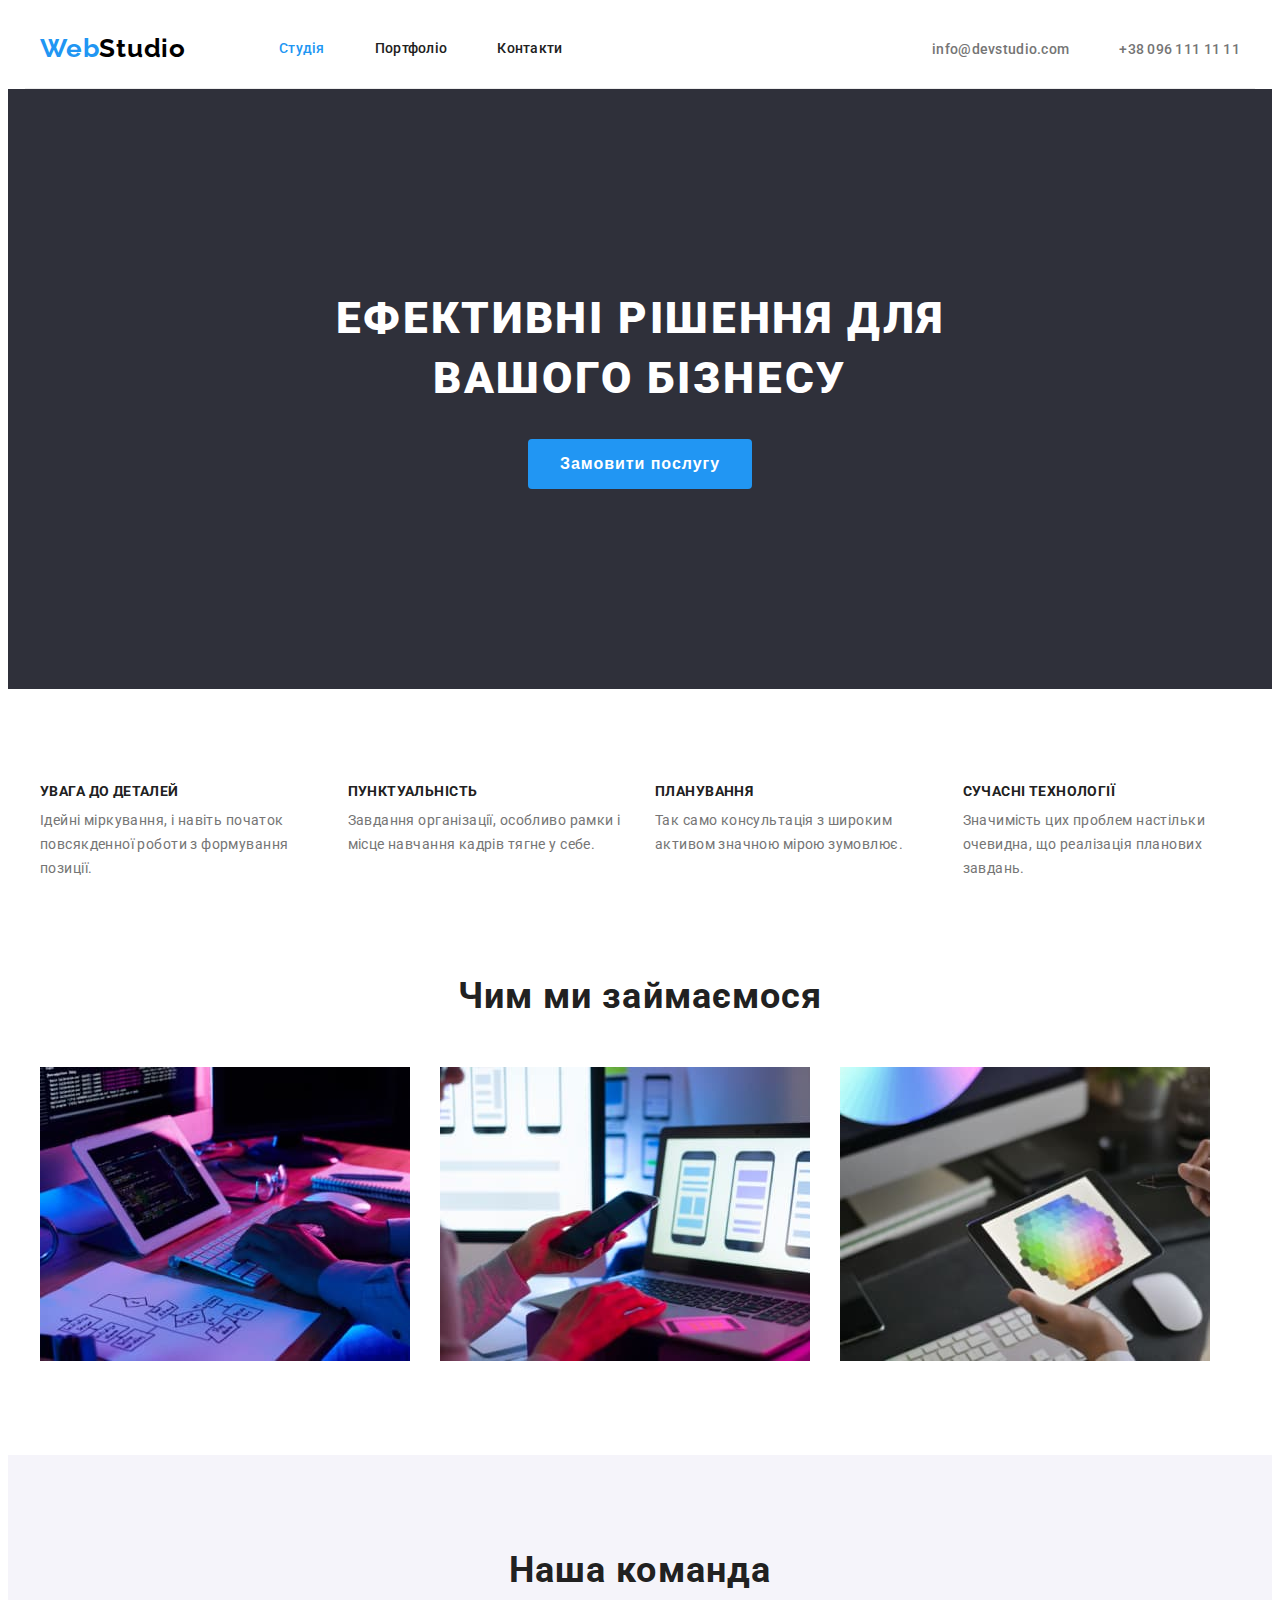
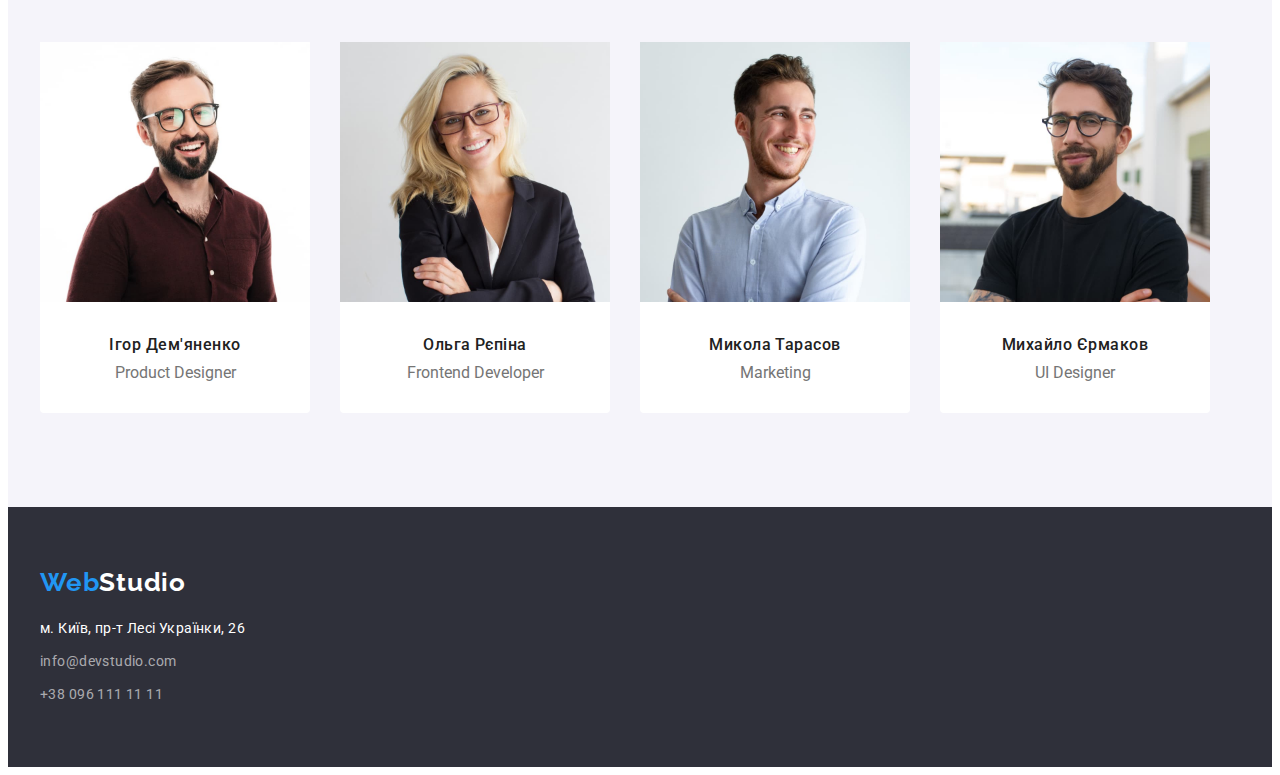
<file: index.html>
<!DOCTYPE html>
<html lang="uk">
  <head>
    <meta charset="UTF-8" />
    <meta http-equiv="X-UA-Compatible" content="IE=edge" />
    <meta name="viewport" content="width=device-width, initial-scale=1.0" />
    <link rel="preconnect" href="https://fonts.googleapis.com" />
    <link rel="preconnect" href="https://fonts.gstatic.com" crossorigin />
    <link
      href="https://fonts.googleapis.com/css2?family=Raleway:wght@700&family=Roboto:wght@400;500;700;900&display=swap"
      rel="stylesheet"
    />
    <link
      rel="stylesheet"
      href="https://cdnjs.cloudflare.com/ajax/libs/modern-normalize/1.1.0/modern-normalize.min.css"
      integrity="sha512-wpPYUAdjBVSE4KJnH1VR1HeZfpl1ub8YT/NKx4PuQ5NmX2tKuGu6U/JRp5y+Y8XG2tV+wKQpNHVUX03MfMFn9Q=="
      crossorigin="anonymous"
      referrerpolicy="no-referrer"
    />
    <link rel="stylesheet" href="./css/styles.css" />
    <title>WebStudio</title>
  </head>

  <body class="page">
    <header>
      <div class="container header-section">
        <nav class="nav">
          <a class="logo" href="./index.html"
            ><span class="logo-primary">Web</span>Studio</a
          >
          <ul class="nav-list list">
            <li class="item">
              <a class="nav-link current" href="./index.html">Студія</a>
            </li>
            <li class="item">
              <a class="nav-link" href="./portfolio.html">Портфоліо</a>
            </li>
            <li class="item"><a class="nav-link" href="#">Контакти</a></li>
          </ul>
        </nav>
        <ul class="contact list">
          <li class="contact-item">
            <a class="link" href="mailto:info@devstudio.com"
              >info@devstudio.com</a
            >
          </li>
          <li class="contact-item">
            <a class="link" href="tel:+380961111111">+38 096 111 11 11</a>
          </li>
        </ul>
      </div>
    </header>
    <main>
      <section class="service section">
        <div class="container">
          <h1 class="title">Ефективні рішення для вашого бізнесу</h1>
          <button class="service-btn" type="button">Замовити послугу</button>
        </div>
      </section>
      <section class="advantages section">
        <div class="container">
          <h2 class="visually-hidden">Наші особливості</h2>
          <ul class="advantages-list list">
            <li class="advantages-item">
              <h3 class="title">Увага до деталей</h3>
              <p class="text">
                Ідейні міркування, і навіть початок повсякденної роботи з
                формування позиції.
              </p>
            </li>
            <li class="advantages-item">
              <h3 class="title">Пунктуальність</h3>
              <p class="text">
                Завдання організації, особливо рамки і місце навчання кадрів
                тягне у себе.
              </p>
            </li>
            <li class="advantages-item">
              <h3 class="title">Планування</h3>
              <p class="text">
                Так само консультація з широким активом значною мірою зумовлює.
              </p>
            </li>
            <li class="advantages-item">
              <h3 class="title">Сучасні технології</h3>
              <p class="text">
                Значимість цих проблем настільки очевидна, що реалізація
                планових завдань.
              </p>
            </li>
          </ul>
        </div>
      </section>
      <section class="stages section">
        <div class="container">
          <h2 class="section-title">Чим ми займаємося</h2>
          <ul class="stage-list list">
            <li class="item">
              <img
                class="img"
                src="images/plan.jpg"
                alt="Створення початкової ідеї"
                width="370"
              />
            </li>
            <li class="item">
              <img
                class="img"
                src="images/design.jpg"
                alt="Створення декількох макетів"
                width="370"
              />
            </li>
            <li class="item">
              <img
                class="img"
                src="images/colorpicker.jpg"
                alt="Підбір кольорів"
                width="370"
              />
            </li>
          </ul>
        </div>
      </section>
      <section class="team section">
        <div class="container">
          <h2 class="section-title">Наша команда</h2>

          <ul class="team-list list">
            <li class="item">
              <img
                src="images/productDesigner.jpg"
                alt="Ігор Дем'яненко: Product Designer"
                width="270"
              />
              <div class="team-block">
                <h3 class="team-title">Ігор Дем'яненко</h3>
                <p class="team-desc" lang="en">Product Designer</p>
              </div>
            </li>
            <li class="item">
              <img
                src="images/fDev.jpg"
                alt="Ольга Рєпіна: Frontend Developer"
                width="270"
              />
              <div class="team-block">
                <h3 class="team-title">Ольга Рєпіна</h3>
                <p class="team-desc" lang="en">Frontend Developer</p>
              </div>
            </li>
            <li class="item">
              <img
                src="images/marketing.jpg"
                alt="Микола Тарасов: Marketing"
                width="270"
              />
              <div class="team-block">
                <h3 class="team-title">Микола Тарасов</h3>
                <p class="team-desc" lang="en">Marketing</p>
              </div>
            </li>
            <li class="item">
              <img
                src="images/uiDesigner.jpg"
                alt="Михайло Єрмаков: UI Designer"
                width="270"
              />
              <div class="team-block">
                <h3 class="team-title">Михайло Єрмаков</h3>
                <p class="team-desc" lang="en">UI Designer</p>
              </div>
            </li>
          </ul>
        </div>
      </section>
    </main>
    <footer class="footer">
      <div class="container">
        <a class="logo" href="./index.html"
          ><span class="logo-primary">Web</span
          ><span class="logo-secondary">Studio</span></a
        >
        <address>
          <ul class="address-info list">
            <li class="item">
              <a
                class="link address-design"
                href="https://goo.gl/maps/CPtrU1FHBa2aNyZL9"
                target="_blank"
                rel="noopener noreferrer nofollow"
                >м. Київ, пр-т Лесі Українки, 26</a
              >
            </li>
            <li class="item">
              <a class="link link-hover" href="mailto:info@devstudio.com"
                >info@devstudio.com</a
              >
            </li>
            <li class="item">
              <a class="link link-hover" href="tel:+380961111111"
                >+38 096 111 11 11</a
              >
            </li>
          </ul>
        </address>
      </div>
    </footer>
  </body>
</html>
</file>
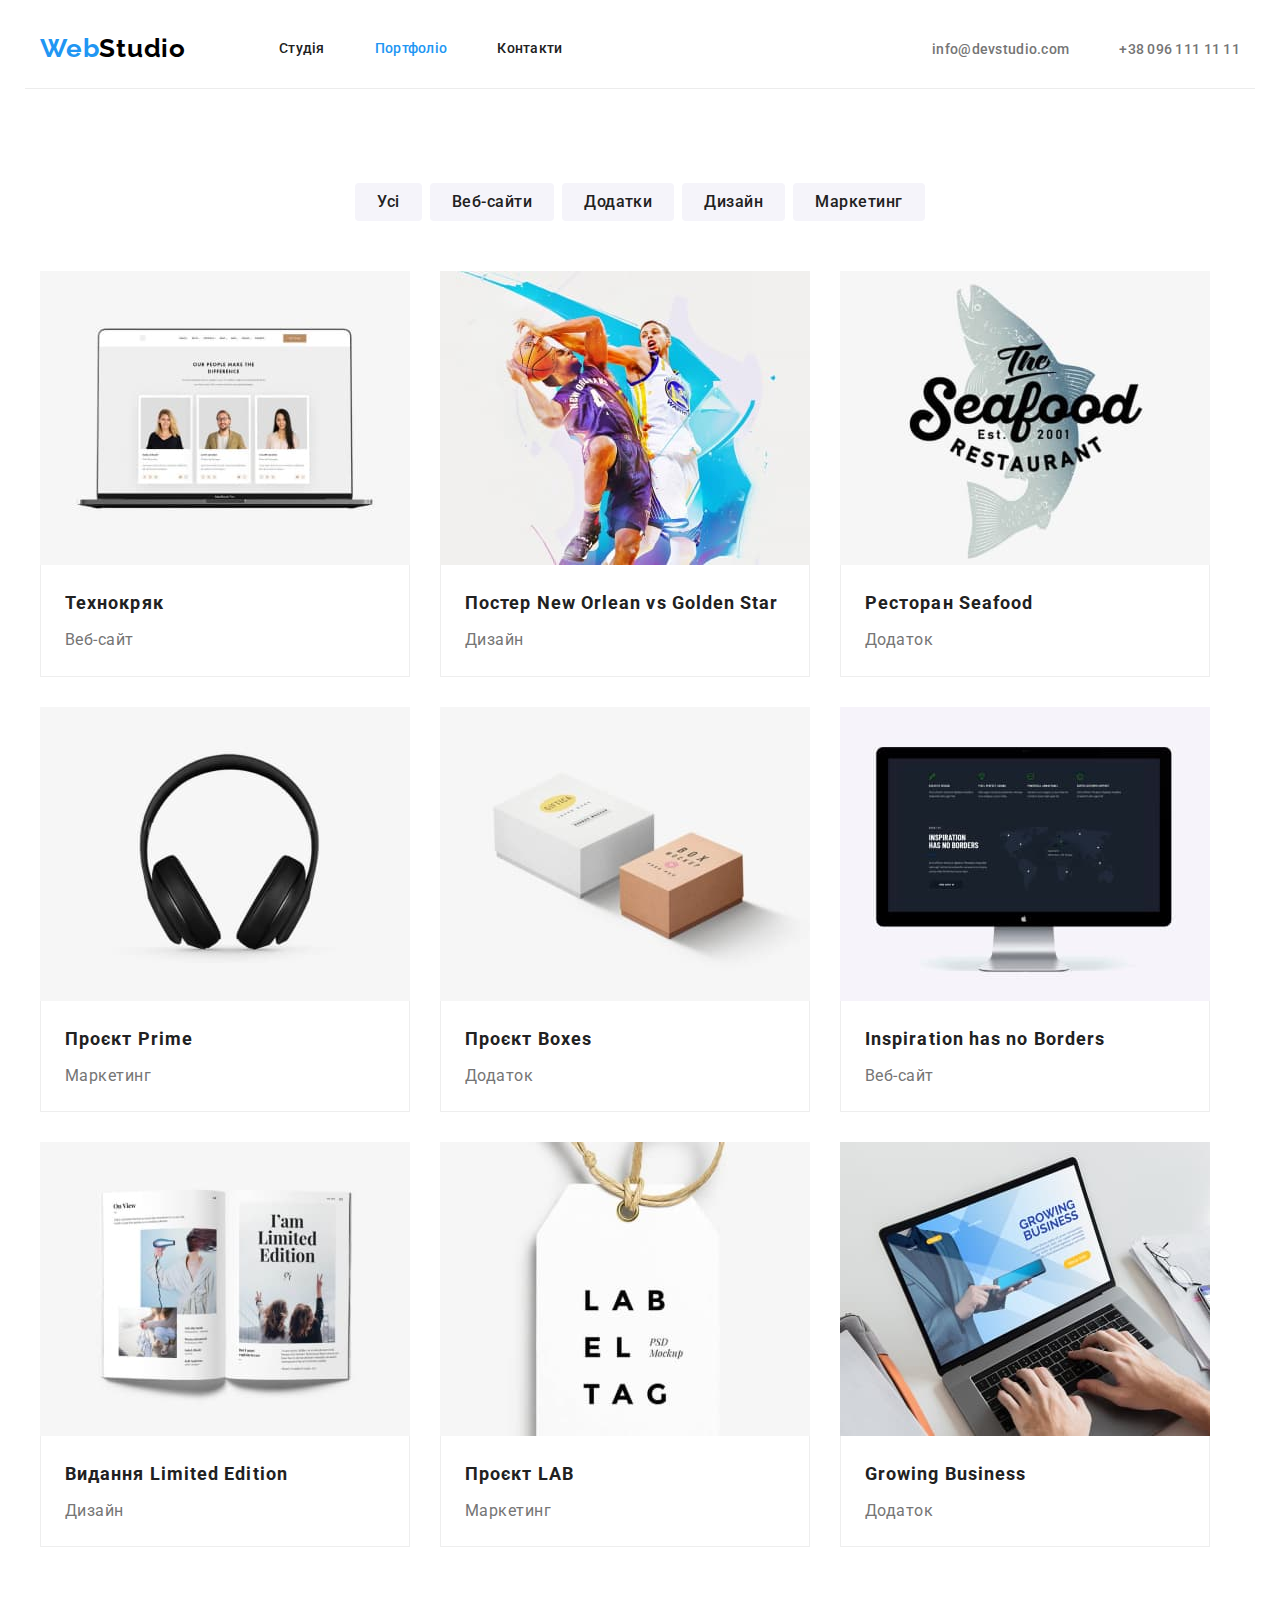
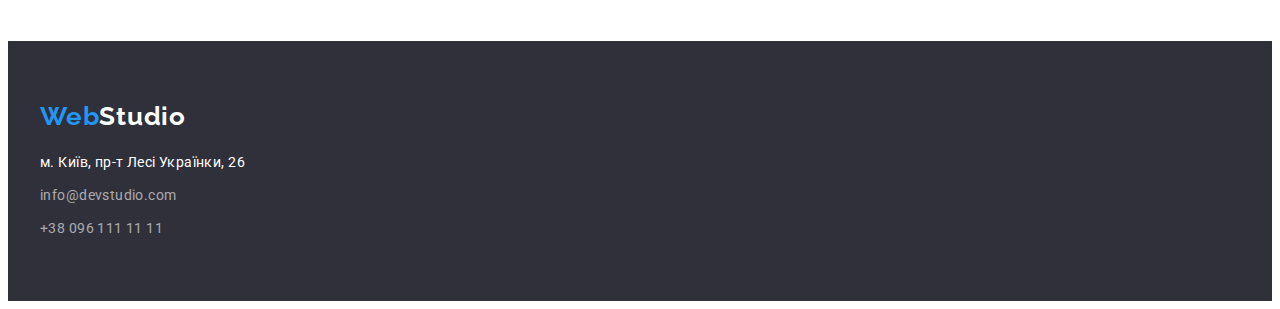
<file: portfolio.html>
<!DOCTYPE html>
<html lang="uk">
  <head>
    <meta charset="UTF-8" />
    <meta http-equiv="X-UA-Compatible" content="IE=edge" />
    <meta name="viewport" content="width=device-width, initial-scale=1.0" />

    <link rel="preconnect" href="https://fonts.googleapis.com" />
    <link rel="preconnect" href="https://fonts.gstatic.com" crossorigin />
    <link
      href="https://fonts.googleapis.com/css2?family=Raleway:wght@700&family=Roboto:wght@400;500;700;900&display=swap"
      rel="stylesheet"
    />
    <link
      rel="stylesheet"
      href="https://cdnjs.cloudflare.com/ajax/libs/modern-normalize/1.1.0/modern-normalize.min.css"
      integrity="sha512-wpPYUAdjBVSE4KJnH1VR1HeZfpl1ub8YT/NKx4PuQ5NmX2tKuGu6U/JRp5y+Y8XG2tV+wKQpNHVUX03MfMFn9Q=="
      crossorigin="anonymous"
      referrerpolicy="no-referrer"
    />
    <link rel="stylesheet" href="css/styles.css" />

    <title>Portfolio</title>
  </head>
  <body class="page">
    <header>
      <div class="container header-section">
        <nav class="nav">
          <a class="logo" href="./index.html"
            ><span class="logo-primary">Web</span>Studio</a
          >
          <ul class="nav-list list">
            <li class="item">
              <a class="nav-link" href="./index.html">Студія</a>
            </li>
            <li class="item">
              <a class="nav-link current" href="./portfolio.html">Портфоліо</a>
            </li>
            <li class="item"><a class="nav-link" href="#">Контакти</a></li>
          </ul>
        </nav>
        <ul class="contact list">
          <li class="contact-item">
            <a class="link" href="mailto:info@devstudio.com"
              >info@devstudio.com</a
            >
          </li>
          <li class="contact-item">
            <a class="link" href="tel:+380961111111">+38 096 111 11 11</a>
          </li>
        </ul>
      </div>
    </header>
    <main>
      <section class="portfolio section">
        <div class="container">
          <h1 class="title visually-hidden">Портфоліо</h1>
          <ul class="filter-list list">
            <li class="filter-item">
              <button class="filter-btn" type="button">Усі</button>
            </li>
            <li class="filter-item">
              <button class="filter-btn" type="button">Веб-сайти</button>
            </li>
            <li class="filter-item">
              <button class="filter-btn" type="button">Додатки</button>
            </li>
            <li class="filter-item">
              <button class="filter-btn" type="button">Дизайн</button>
            </li>
            <li class="filter-item">
              <button class="filter-btn" type="button">Маркетинг</button>
            </li>
          </ul>
          <ul class="projects-list list">
            <li class="project-item">
              <img
                class="project-image"
                src="images/website.jpg"
                alt="Представлення команди вебсайту Технокряк"
                width="370"
                height="294"
              />
              <div class="card-border">
                <h2 class="ptoject-title">Технокряк</h2>
                <p class="project-text">Веб-сайт</p>
              </div>
            </li>
            <li class="project-item">
              <img
                class="project-image"
                src="images/goldenStar.jpg"
                alt="Баскетболісти"
                width="370"
                height="294"
              />
              <div class="card-border">
                <h2 class="ptoject-title">Постер New Orlean vs Golden Star</h2>
                <p class="project-text">Дизайн</p>
              </div>
            </li>
            <li class="project-item">
              <img
                class="project-image"
                src="images/seafood.jpg"
                alt="Логотип ресторану seafood"
                width="370"
                height="294"
              />
              <div class="card-border">
                <h2 class="ptoject-title">Ресторан Seafood</h2>
                <p class="project-text">Додаток</p>
              </div>
            </li>
            <li class="project-item">
              <img
                class="project-image"
                src="images/prime.jpg"
                alt="Наушники"
                width="370"
                height="294"
              />
              <div class="card-border">
                <h2 class="ptoject-title">Проєкт Prime</h2>
                <p class="project-text">Маркетинг</p>
              </div>
            </li>
            <li class="project-item">
              <img
                class="project-image"
                src="images/boxes.jpg"
                alt="Коробки"
                width="370"
                height="294"
              />
              <div class="card-border">
                <h2 class="ptoject-title">Проєкт Boxes</h2>
                <p class="project-text">Додаток</p>
              </div>
            </li>
            <li class="project-item">
              <img
                class="project-image"
                src="images/inspirationWebsite.jpg"
                alt="Можливості проекту Inspiration has no Borders"
                width="370"
                height="294"
              />
              <div class="card-border">
                <h2 class="ptoject-title">Inspiration has no Borders</h2>
                <p class="project-text">Веб-сайт</p>
              </div>
            </li>
            <li class="project-item">
              <img
                class="project-image"
                src="images/limitedEdition.jpg"
                alt="Книжка Limited Edition"
                width="370"
                height="294"
              />
              <div class="card-border">
                <h2 class="ptoject-title">Видання Limited Edition</h2>
                <p class="project-text">Дизайн</p>
              </div>
            </li>
            <li class="project-item">
              <img
                class="project-image"
                src="images/lab.jpg"
                alt="Логотип проекту Lab"
                width="370"
                height="294"
              />
              <div class="card-border">
                <h2 class="ptoject-title">Проєкт LAB</h2>
                <p class="project-text">Маркетинг</p>
              </div>
            </li>
            <li class="project-item">
              <img
                class="project-image"
                src="images/business.jpg"
                alt="Використання додатку Growing Business за допомогою ноутбука"
                width="370"
                height="294"
              />
              <div class="card-border">
                <h2 class="ptoject-title">Growing Business</h2>
                <p class="project-text">Додаток</p>
              </div>
            </li>
          </ul>
        </div>
      </section>
    </main>
    <footer class="footer">
      <div class="container">
        <a class="logo" href="./index.html"
          ><span class="logo-primary">Web</span
          ><span class="logo-secondary">Studio</span></a
        >
        <address>
          <ul class="address-info list">
            <li class="item">
              <a
                class="link address-design"
                href="https://goo.gl/maps/CPtrU1FHBa2aNyZL9"
                target="_blank"
                rel="noopener noreferrer nofollow"
                >м. Київ, пр-т Лесі Українки, 26</a
              >
            </li>
            <li class="item">
              <a class="link link-hover" href="mailto:info@devstudio.com"
                >info@devstudio.com</a
              >
            </li>
            <li class="item">
              <a class="link link-hover" href="tel:+380961111111"
                >+38 096 111 11 11</a
              >
            </li>
          </ul>
        </address>
      </div>
    </footer>
  </body>
</html>
</file>
<file: css/styles.css>
:root {
  --main-page-color: #212121;
  --secondary-page-color: #757575;
  --extra-page-color: #ffffff;

  --main-bcg-color: #ffffff;
  --secondary-bcg-color: #2f303a;
  --extra-bcg-color: #f5f4fa;

  --link-hover-color: #2196f3;

  --logo-main-color: #2196f3;
  --logo-header-color: #000000;
  --logo-footer-color: #ffffff;

  --btn-bcg-main-color: #f5f4fa;
  --btn-bcg-color: #2196f3;
  --btn-text-color: #ffffff;
}

.page {
  font-size: 16px;
  font-family: "Roboto", "Segoe UI", Tahoma, Geneva, Verdana, sans-serif;
  color: var(--main-page-color);
}

.list {
  list-style-type: none;
  margin: 0;
  padding-left: 0;
}

.container {
  width: 1200px;
  margin: 0 auto;
  padding: 0 15px;
}

.section {
  padding-top: 94px;
  padding-bottom: 94px;
}

.visually-hidden {
  position: absolute;
  white-space: nowrap;
  width: 1px;
  height: 1px;
  overflow: hidden;
  border: 0;
  padding: 0;
  clip: rect(0 0 0 0);
  clip-path: inset(50%);
  margin: -1px;
}

/* HEADER */

.logo {
  font-size: 26px;
  font-family: "Raleway", sans-serif;
  font-weight: 700;
  line-height: 1.17;
  letter-spacing: 0.03em;
  color: var(--logo-header-color);

  text-decoration: none;
}

.logo-primary {
  color: var(--logo-main-color);
}

.logo-secondary {
  color: var(--logo-footer-color);
}

.nav-link {
  display: block;
  padding-top: 32px;
  padding-bottom: 32px;

  font-size: 14px;
  font-weight: 500;
  line-height: 1.17;
  letter-spacing: 0.02em;
  color: inherit;

  text-decoration: none;
}

.nav-link.current {
  color: var(--link-hover-color);
}

.contact-item > .link {
  font-size: 14px;
  font-weight: 500;
  line-height: 1.17;
  letter-spacing: 0.02em;
  color: var(--secondary-page-color);
  text-decoration: none;
}

.nav-link:hover,
.contact-item > .link:hover,
.nav-link:focus,
.contact-item > .link:focus {
  color: var(--link-hover-color);
}

/* POSITION OF HEADER ELEMENTS */

.nav > .nav-list {
  display: flex;
}

.nav {
  display: flex;
  align-items: center;
}

.contact {
  display: flex;
  align-items: center;
  margin-left: auto;
}

.header-section {
  display: flex;
  border-bottom: 1px solid #ececec;
}

.nav > .logo {
  margin-right: 93px;
}

.nav-list > .item:not(:last-child) {
  margin-right: 50px;
}

.contact > .contact-item:not(:last-child) {
  margin-right: 50px;
}

/* MAIN SECTION */

.service .title {
  margin-top: 0;
  margin-bottom: 30px;
  width: 696px;

  font-size: 44px;
  font-weight: 900;
  line-height: 1.36;
  letter-spacing: 0.06em;
  color: var(--extra-page-color);
  text-transform: uppercase;
  text-align: center;
}

.service-btn {
  min-width: 152px;
  padding: 10px 32px;

  font-size: inherit;
  font-weight: 700;
  line-height: 1.88;
  letter-spacing: 0.06em;
  text-align: center;

  color: var(--btn-text-color);
  border: none;
  background-color: var(--btn-bcg-color);
  cursor: pointer;
  border-radius: 4px;
}

/* POSITION OF SERVICE SECTION */

.service .container {
  display: flex;
  flex-direction: column;
  justify-content: center;
  align-items: center;
}

.service.section {
  padding-top: 200px;
  padding-bottom: 200px;
}

/* COMPANY ADVANTAGES SECTION */

.advantages,
.stages,
.portfolio {
  background-color: var(--main-bcg-color);
}

.advantages-item > .title {
  margin-top: 0;
  margin-bottom: 10px;
  font-size: 14px;
  line-height: 1.17;
  letter-spacing: 0.03em;
  text-transform: uppercase;
}

.advantages-item > .text {
  margin: 0;
  padding: 0;
  font-size: 14px;
  line-height: 1.71;
  letter-spacing: 0.03em;
  color: var(--secondary-page-color);
}

/* POSITION OF ADVANTAGES SECTION ELEMENTS */

.advantages-list {
  display: flex;
}

.advantages-list > .advantages-item {
  width: calc((100% - 90px) / 4);
}

.advantages-list > .advantages-item:not(:last-child) {
  margin-right: 30px;
}

.advantages.section {
  padding-bottom: 0;
}

/* SECTION STAGES */

.stages .section-title,
.team .section-title {
  margin-top: 0;
  margin-bottom: 50px;
  font-size: 36px;
  line-height: 1.17;
  letter-spacing: 0.03em;
  text-align: center;
}

.stage-list .img {
  display: block;
}

.stage-list {
  display: flex;
}

.stage-list > .item:not(:last-child) {
  margin-right: 30px;
}

/* TEAM SECTION */

.team {
  background-color: var(--extra-bcg-color);
}

.team-list .team-title {
  margin: 0 0 10px 0;

  text-align: center;
  font-size: 16px;
  font-weight: 500;
  line-height: 1.17;
  letter-spacing: 0.03em;
}

.team-list .team-desc {
  margin: 0;

  text-align: center;
  line-height: 1.17;
  color: var(--secondary-page-color);
}

.team-block {
  padding: 30px 0;
}

/* POSITION OF TEAM SECTION ELEMENTs  */

.team-list {
  display: flex;
}

.team-list > .item {
  /* calc((100% - 90px) / 4 ) */
  width: 270px;
  background-color: var(--main-bcg-color);
  border-radius: 0px 0px 4px 4px;
}

.team-list > .item:not(:last-child) {
  margin-right: 30px;
}

/* FOOTER  */

.footer {
  padding-top: 60px;
  padding-bottom: 60px;
}

.address-info .link {
  font-style: normal;
  font-size: 14px;
  line-height: 1.71;
  letter-spacing: 0.03em;
  color: rgba(255, 255, 255, 0.6);
  text-decoration: none;
}

.link.address-design {
  color: var(--extra-page-color);
}

.link.link-hover:hover,
.link.link-hover:focus {
  color: var(--link-hover-color);
}

.service,
.footer {
  background-color: var(--secondary-bcg-color);
}

.footer .logo {
  display: block;
  margin-bottom: 20px;
}

.address-info > .item:not(:last-child) {
  margin-bottom: 9px;
}

/* PORTFOLIO PAGE */

.filter-item > .filter-btn {
  padding-top: 6px;
  padding-bottom: 6px;
  padding-right: 22px;
  padding-left: 22px;

  font-size: inherit;
  font-family: inherit;
  font-weight: 500;
  line-height: 1.63;
  letter-spacing: 0.03em;
  color: inherit;
  background-color: var(--btn-bcg-main-color);

  border: none;
  border-radius: 4px;
  cursor: pointer;
}

.filter-item > .filter-btn:hover,
.filter-item > .filter-btn:focus {
  padding-right: 25px;
  padding-left: 25px;
  color: var(--btn-text-color);
  background-color: var(--link-hover-color);
}

.project-item .ptoject-title {
  margin-top: 0;
  margin-bottom: 4px;

  font-size: 18px;
  line-height: 2;
  letter-spacing: 0.06em;
}

.project-item .project-text {
  margin: 0;

  letter-spacing: 0.03em;
  line-height: 1.88;

  color: var(--secondary-page-color);
}

.card-border {
  padding: 20px 24px;
  border-left: 1px solid #eeeeee;
  border-right: 1px solid #eeeeee;
  border-bottom: 1px solid #eeeeee;
}

.project-image {
  display: block;
}

/* PORTFOLIO - ELEMENTS POSITION */

.filter-list {
  display: flex;
  justify-content: center;
  align-items: center;
  margin-bottom: 50px;
}

.filter-list > .filter-item:not(:last-child) {
  margin-right: 8px;
}

.projects-list {
  display: flex;
  flex-wrap: wrap;
  column-gap: 30px;
  row-gap: 30px;
}

.projects-list > .project-item {
  flex-basis: calc((100% - 90px) / 3);
}
</file>
